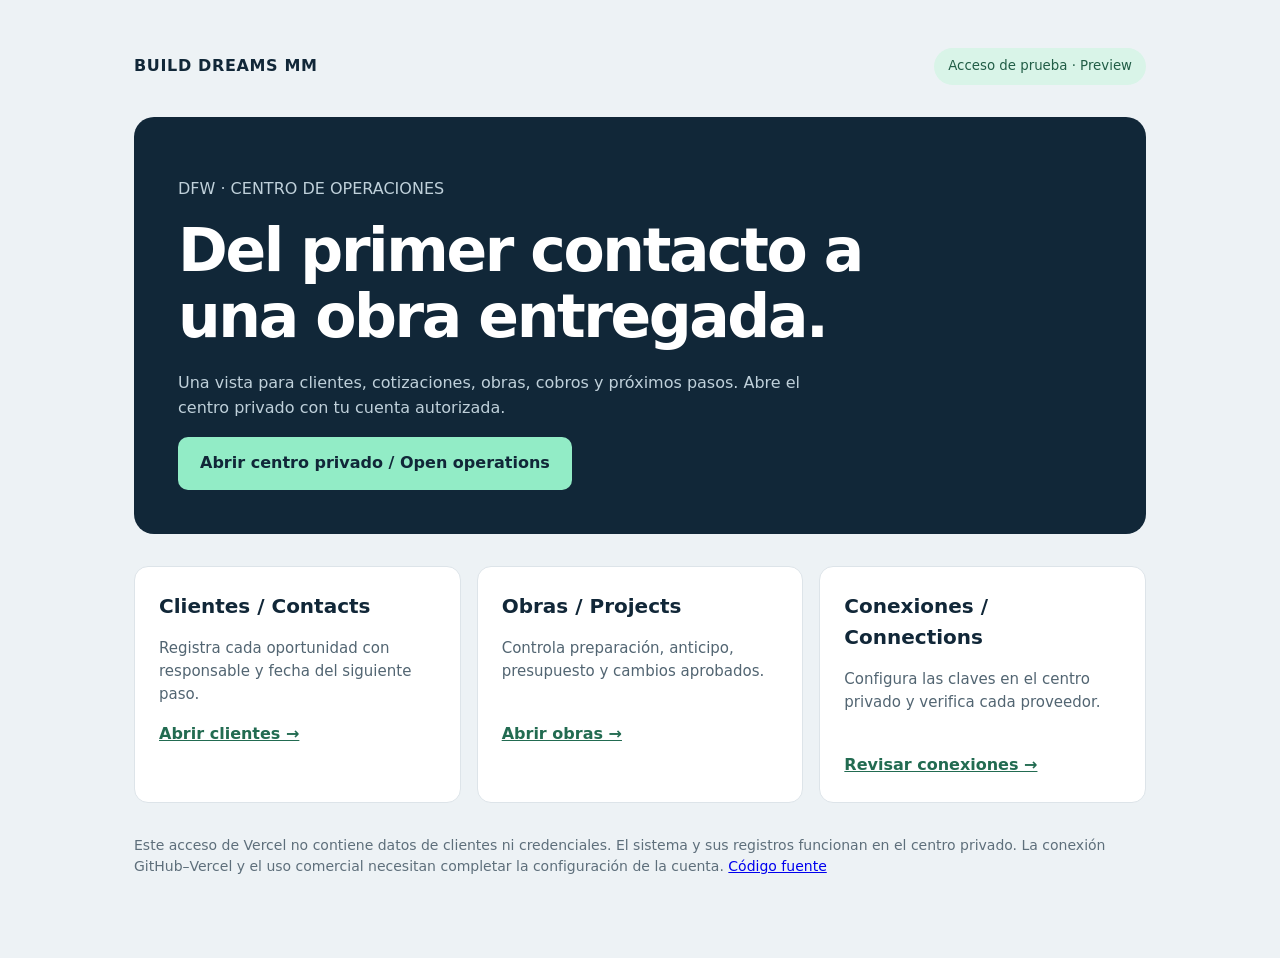
<file: portal/index.html>
<!doctype html><html lang="es"><head><meta charset="utf-8"><meta name="viewport" content="width=device-width,initial-scale=1"><title>Build Dreams · Acceso</title><style>*{box-sizing:border-box}body{margin:0;background:#edf2f5;color:#112738;font:16px/1.55 system-ui,sans-serif}main{max-width:1060px;margin:auto;padding:48px 24px}header{display:flex;justify-content:space-between;align-items:center;gap:24px}b.brand{letter-spacing:.04em}small.badge{background:#d9f4e8;padding:8px 14px;border-radius:30px;color:#215d46}.hero{background:#112738;border-radius:20px;padding:44px;color:white;margin:32px 0}h1{font-size:clamp(34px,5vw,60px);line-height:1.1;max-width:760px;letter-spacing:-.04em;margin:10px 0 22px}.hero p{max-width:670px;color:#bfd0da}.button{display:inline-block;border-radius:10px;background:#92ecc6;color:#112738;font-weight:700;padding:14px 22px;text-decoration:none}.grid{display:grid;grid-template-columns:repeat(3,1fr);gap:16px}.card{background:white;border:1px solid #dde4e9;border-radius:14px;padding:24px}.card h2{margin:0 0 10px;font-size:20px}.card p{color:#526572;font-size:15px;min-height:70px}.card a{font-weight:650;color:#226b51}footer{margin:32px 0;color:#5e6f7b;font-size:14px}a:focus-visible{outline:3px solid #399dff;outline-offset:4px}@media(max-width:720px){main{padding:24px 16px}.hero{padding:28px}.grid{grid-template-columns:1fr}header{flex-wrap:wrap}.card p{min-height:0}}</style></head><body><main><header><b class="brand">BUILD DREAMS MM</b><small class="badge">Acceso de prueba · Preview</small></header><section class="hero"><p>DFW · CENTRO DE OPERACIONES</p><h1>Del primer contacto a una obra entregada.</h1><p>Una vista para clientes, cotizaciones, obras, cobros y próximos pasos. Abre el centro privado con tu cuenta autorizada.</p><a class="button" href="https://build-dreams-ops-mich.michmoramx.chatgpt.site">Abrir centro privado / Open operations</a></section><section class="grid"><article class="card"><h2>Clientes / Contacts</h2><p>Registra cada oportunidad con responsable y fecha del siguiente paso.</p><a href="https://build-dreams-ops-mich.michmoramx.chatgpt.site/#contacts">Abrir clientes →</a></article><article class="card"><h2>Obras / Projects</h2><p>Controla preparación, anticipo, presupuesto y cambios aprobados.</p><a href="https://build-dreams-ops-mich.michmoramx.chatgpt.site/#projects">Abrir obras →</a></article><article class="card"><h2>Conexiones / Connections</h2><p>Configura las claves en el centro privado y verifica cada proveedor.</p><a href="https://build-dreams-ops-mich.michmoramx.chatgpt.site/#connections">Revisar conexiones →</a></article></section><footer>Este acceso de Vercel no contiene datos de clientes ni credenciales. El sistema y sus registros funcionan en el centro privado. La conexión GitHub–Vercel y el uso comercial necesitan completar la configuración de la cuenta. <a href="https://github.com/michmoramx/builddreampro">Código fuente</a></footer></main></body></html>
</file>
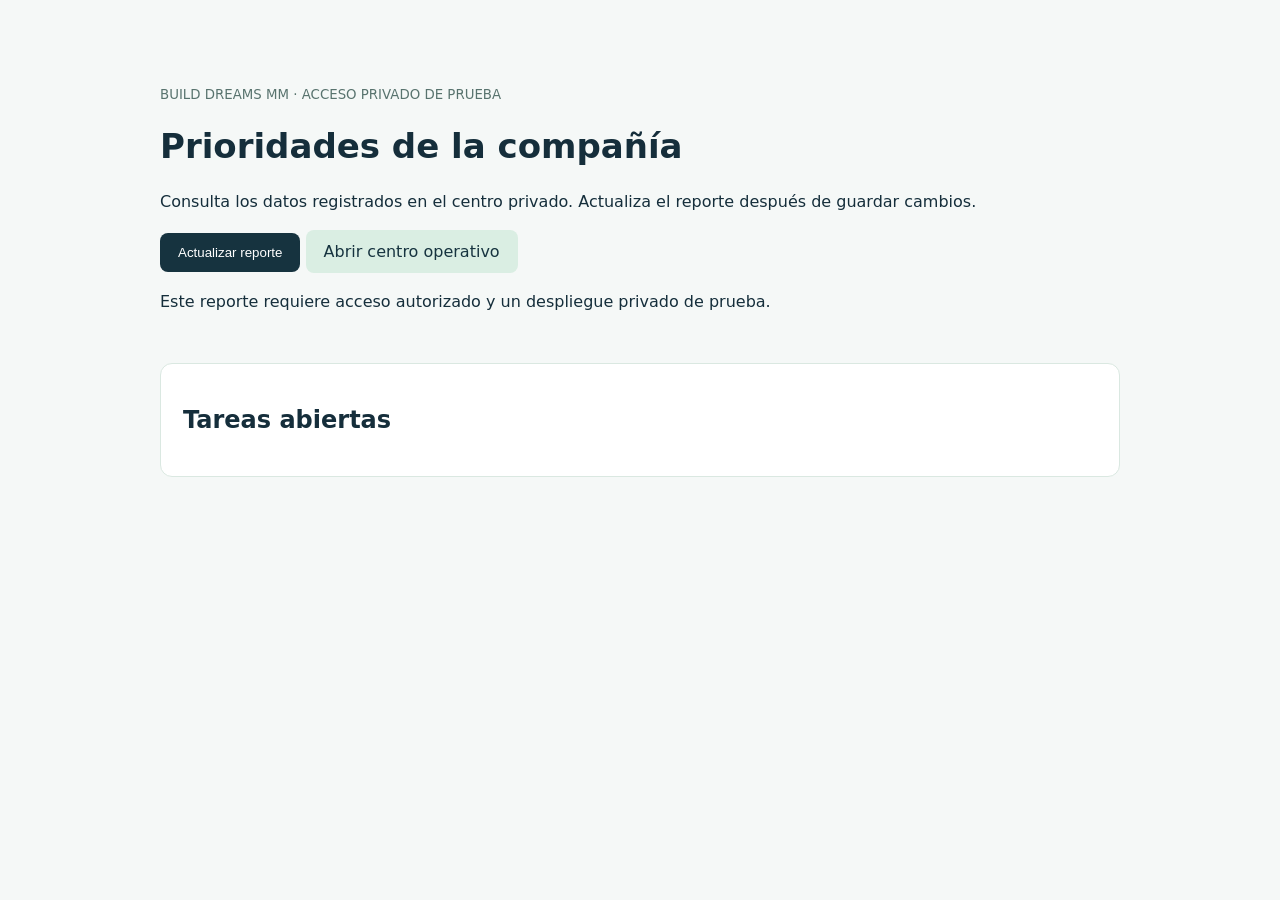
<file: integrations/vercel-report-gateway/index.html>
<!doctype html>
<html lang="es"><head><meta charset="utf-8"><meta name="viewport" content="width=device-width,initial-scale=1"><title>Build Dreams · Reporte de prueba</title><style>body{font:16px system-ui;color:#152e3b;background:#f5f8f7;margin:0}main{max-width:960px;margin:60px auto;padding:24px}small{color:#58736e}h1{font-size:34px}button,a{display:inline-block;border:0;background:#16333f;color:white;border-radius:8px;padding:12px 18px;text-decoration:none;cursor:pointer}.cards{display:grid;grid-template-columns:repeat(auto-fit,minmax(180px,1fr));gap:14px;margin:24px 0}.card,section{background:white;padding:22px;border:1px solid #dae8e1;border-radius:12px}.card strong{display:block;font-size:32px;margin-top:8px}li{margin:10px 0}p{line-height:1.6}a{background:#daeee3;color:#16333f}</style></head><body><main><small>BUILD DREAMS MM · ACCESO PRIVADO DE PRUEBA</small><h1>Prioridades de la compañía</h1><p>Consulta los datos registrados en el centro privado. Actualiza el reporte después de guardar cambios.</p><button id="refresh">Actualizar reporte</button> <a href="https://build-dreams-ops-mich.michmoramx.chatgpt.site">Abrir centro operativo</a><p id="state" role="status">Este reporte requiere acceso autorizado y un despliegue privado de prueba.</p><div id="counts" class="cards"></div><section><h2>Tareas abiertas</h2><ul id="tasks"></ul></section></main><script>async function load(){const s=document.querySelector('#state'),c=document.querySelector('#counts'),t=document.querySelector('#tasks');c.replaceChildren();t.replaceChildren();s.textContent='Consultando…';try{const r=await fetch('/api/company-report',{cache:'no-store'});const d=await r.json();if(!r.ok)throw new Error(d.error||'No se pudo consultar el reporte.');s.textContent='Fecha del reporte: '+d.date+' · '+d.timezone;for(const [label,key]of[['Tareas abiertas','openTasks'],['Tareas vencidas','overdueTasks'],['Seguimientos','openFollowUps'],['Obras','projects']]){const a=document.createElement('div');a.className='card';const b=document.createElement('strong');a.append(document.createTextNode(label));b.textContent=String(d.counts?.[key]??0);a.append(b);c.append(a);}for(const row of d.tasks||[]){const li=document.createElement('li');li.textContent=row.title+' · '+row.owner+' · '+row.due;t.append(li);}if(!d.tasks?.length){const li=document.createElement('li');li.textContent='No hay tareas abiertas registradas.';t.append(li);}}catch(e){s.textContent=e.message;}}document.querySelector('#refresh').addEventListener('click',load);</script></body></html>
</file>
